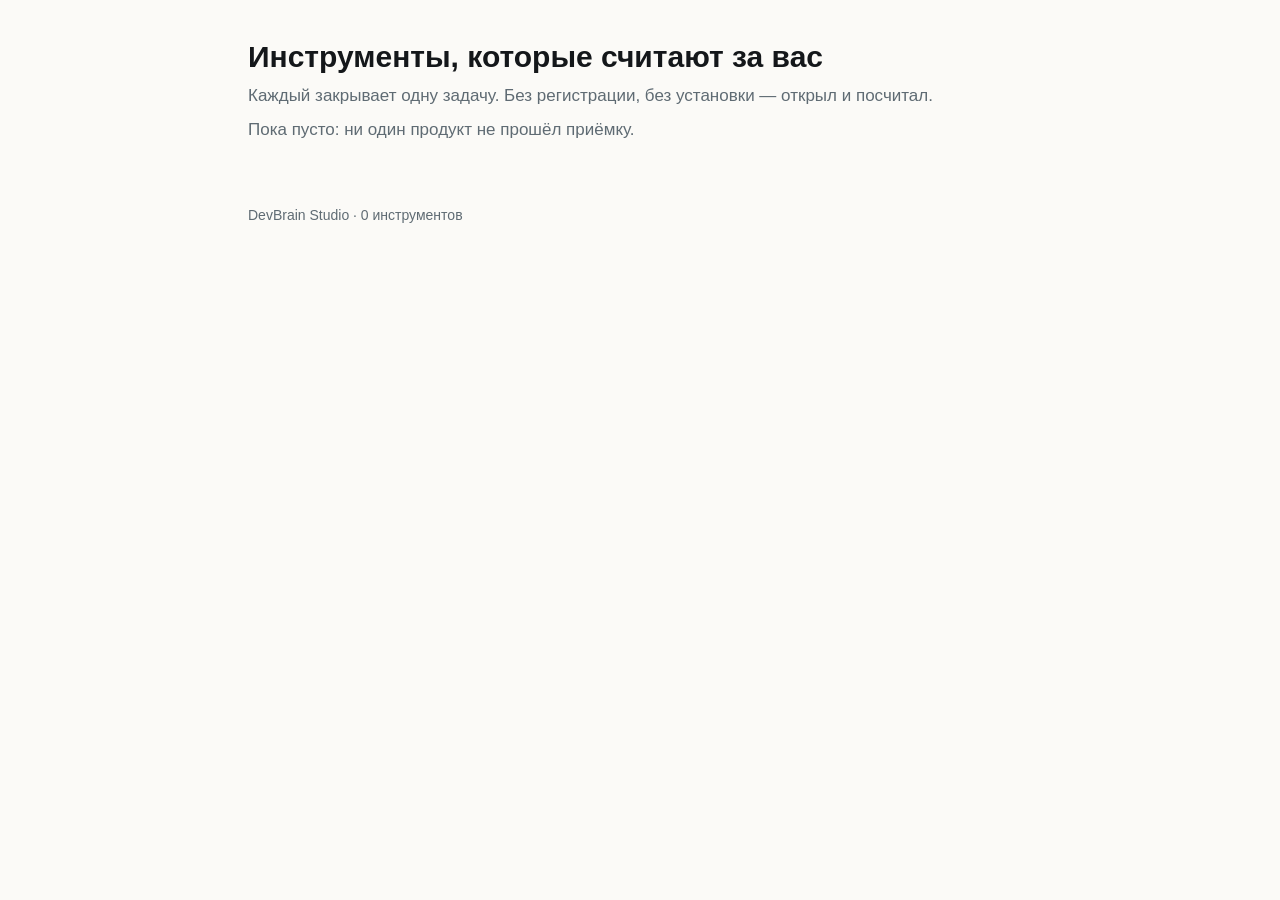
<file: index.html>
<!doctype html>
<html lang="ru">
<head>
<meta charset="utf-8">
<meta name="viewport" content="width=device-width, initial-scale=1">
<title>DevBrain Studio — мелкие инструменты, которые считают за вас</title>
<meta name="description" content="Небольшие бесплатные инструменты: калькуляторы, конвертеры, счётчики и проверялки. Один инструмент — одна задача, без регистрации.">
<link rel="canonical" href="https://devbrain.studio/">
<meta property="og:title" content="DevBrain Studio">
<meta property="og:description" content="Мелкие инструменты, которые считают за вас.">
<link rel="icon" href="/favicon.svg" type="image/svg+xml">
<link rel="stylesheet" href="/site.css">
</head>
<body>
<main class="wrap">
  <h1>Инструменты, которые считают за вас</h1>
  <p class="lead">Каждый закрывает одну задачу. Без регистрации, без установки — открыл и посчитал.</p>

  <p class="lead">Пока пусто: ни один продукт не прошёл приёмку.</p>
</main>
<footer class="wrap foot">
  <p>DevBrain Studio · 0 инструментов</p>
</footer>
</body>
</html>
</file>
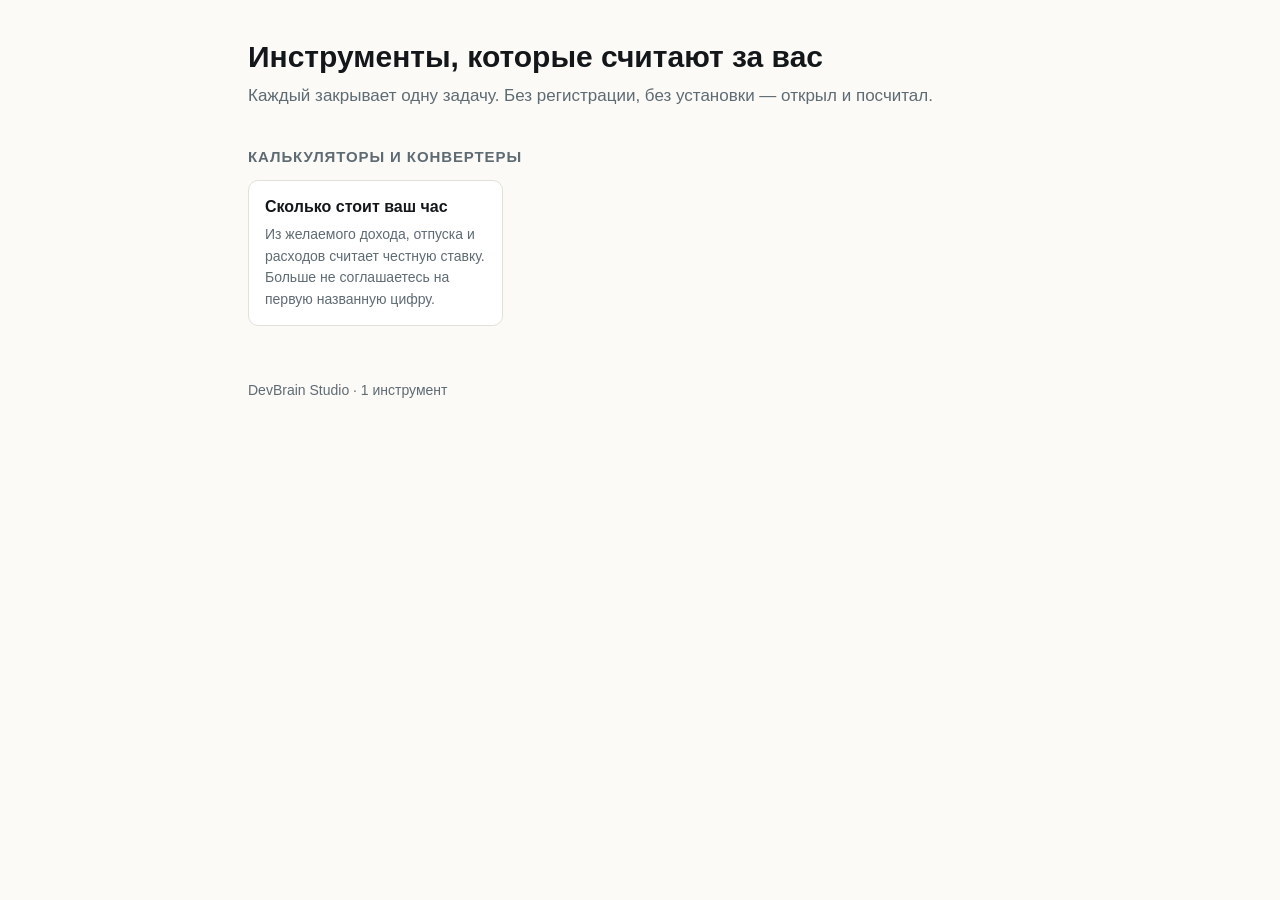
<file: public/index.html>
<!doctype html>
<html lang="ru">
<head>
<meta charset="utf-8">
<meta name="viewport" content="width=device-width, initial-scale=1">
<title>DevBrain Studio — мелкие инструменты, которые считают за вас</title>
<meta name="description" content="Небольшие бесплатные инструменты: калькуляторы, конвертеры, счётчики и проверялки. Один инструмент — одна задача, без регистрации.">
<link rel="canonical" href="https://devbrain.studio/">
<meta property="og:title" content="DevBrain Studio">
<meta property="og:description" content="Мелкие инструменты, которые считают за вас.">
<link rel="icon" href="/favicon.svg" type="image/svg+xml">
<link rel="stylesheet" href="/site.css">
</head>
<body>
<main class="wrap">
  <h1>Инструменты, которые считают за вас</h1>
  <p class="lead">Каждый закрывает одну задачу. Без регистрации, без установки — открыл и посчитал.</p>

    <h2>Калькуляторы и конвертеры</h2>
    <ul class="grid">
      <li>
        <a href="https://costyouhaus.devbrain.studio/">
          <b>Сколько стоит ваш час</b>
          <span>Из желаемого дохода, отпуска и расходов считает честную ставку. Больше не соглашаетесь на первую названную цифру.</span>
        </a>
      </li>
    </ul>
</main>
<footer class="wrap foot">
  <p>DevBrain Studio · 1 инструмент</p>
</footer>
</body>
</html>
</file>
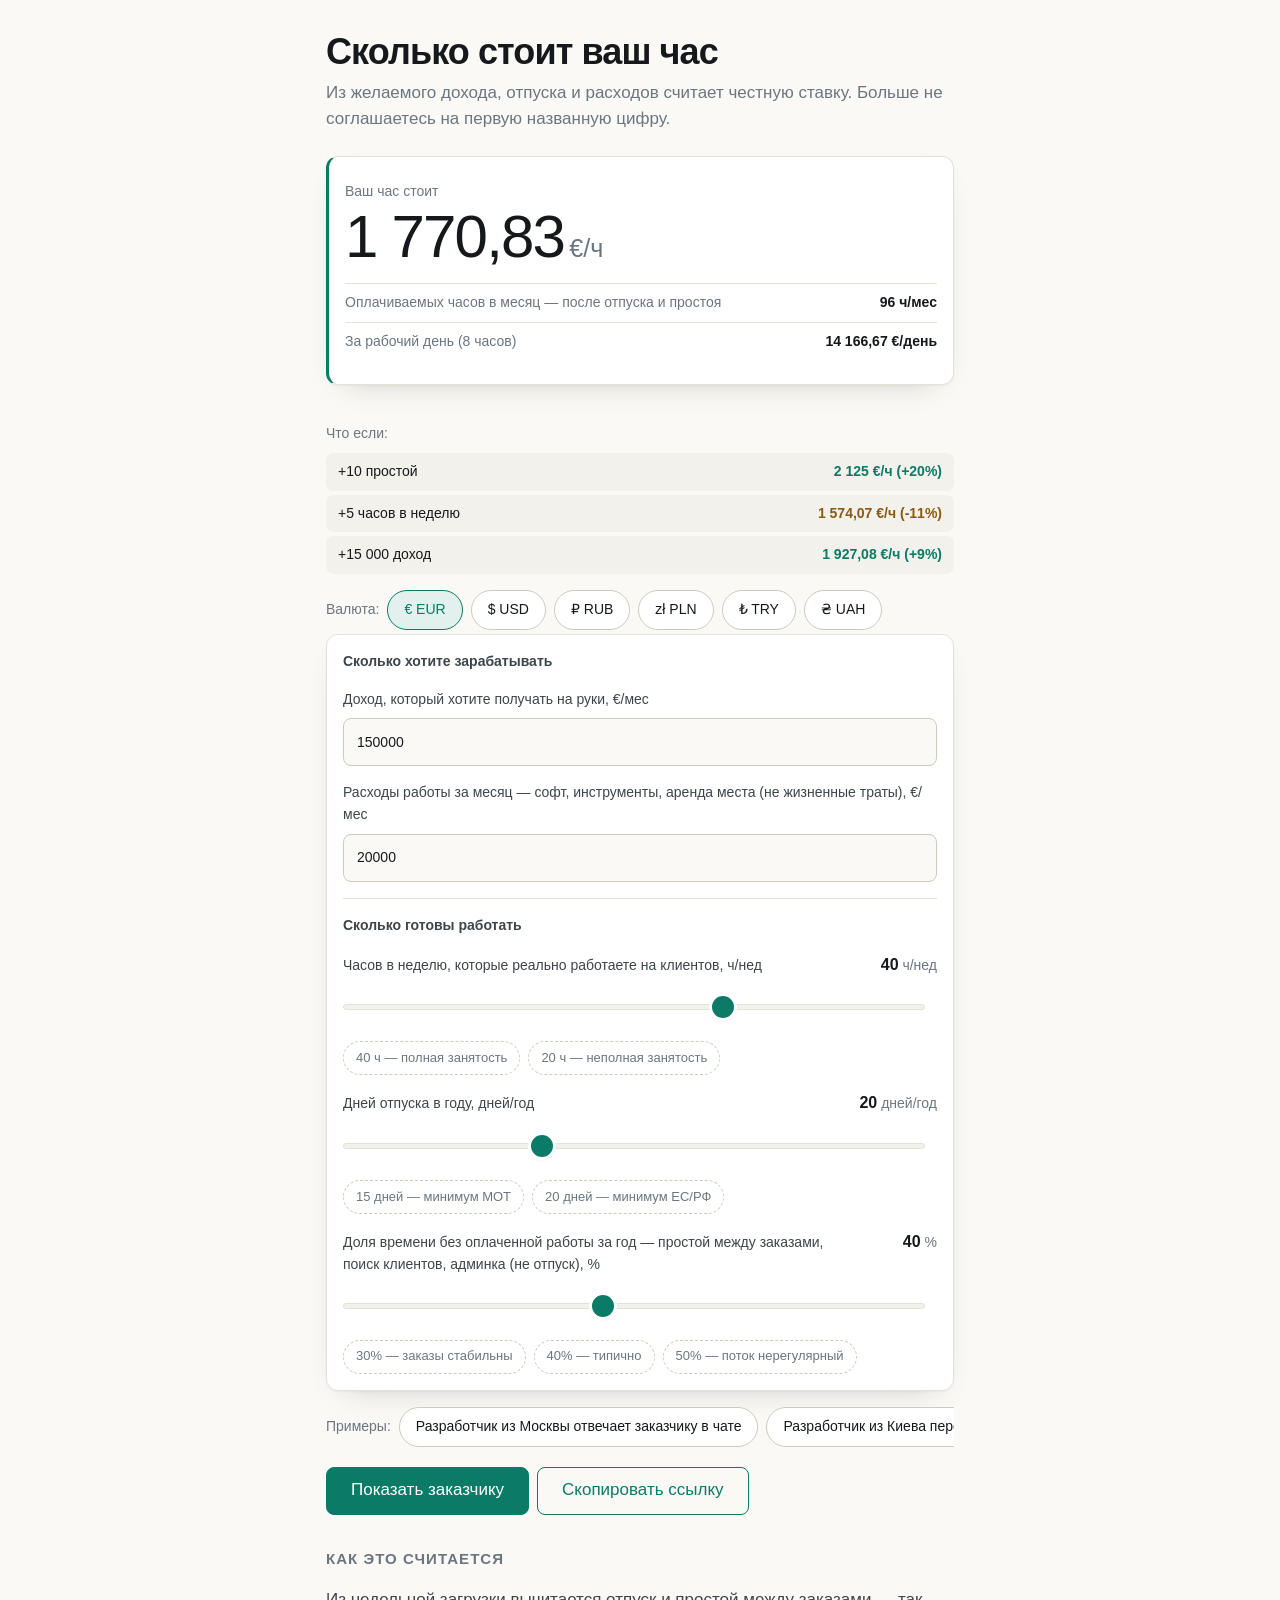
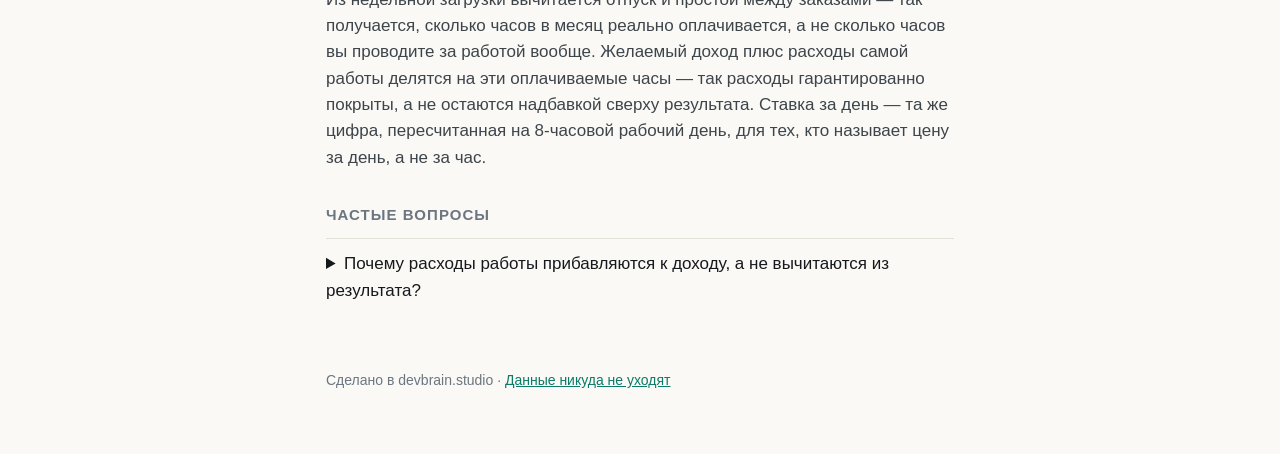
<file: public/costyouhaus/index.html>
<!doctype html>
<html lang="ru">
<head>
<meta charset="utf-8">
<meta name="viewport" content="width=device-width, initial-scale=1">
<title>Сколько стоит ваш час — калькулятор ставки фрилансера</title>
<meta name="description" content="Посчитайте честную часовую ставку из дохода, расходов, отпуска и простоя между заказами. Без регистрации — расчёт целиком в браузере.">
<link rel="canonical" href="https://costyouhaus.devbrain.studio/">
<meta property="og:type" content="website">
<meta property="og:title" content="Сколько стоит ваш час — калькулятор ставки фрилансера">
<meta property="og:description" content="Посчитайте честную часовую ставку из дохода, расходов, отпуска и простоя между заказами. Без регистрации — расчёт целиком в браузере.">
<meta name="twitter:card" content="summary">
<link rel="icon" href="./favicon.svg" type="image/svg+xml">
<link rel="stylesheet" href="./styles.css">
</head>
<body>

<main class="wrap">
  <h1>Сколько стоит ваш час</h1>
  <p class="lead">Из желаемого дохода, отпуска и расходов считает честную ставку. Больше не соглашаетесь на первую названную цифру.</p>

  <output id="out" class="result" aria-live="polite"></output>

  <!-- Чувствительность: что станет с цифрой, если дёрнуть один вход.
       Человек приходит не за «сколько», а за «что мне поменять». -->
  <div id="whatif" class="whatif" hidden></div>

  <!-- Валюта — единица отображения: подписи меняются, арифметика нет. -->
  <div id="currency" class="examples" hidden></div>

  <!-- Поля собираются из product.json:inputs. Разметку генерирует app.js,
       чтобы поле и его id никогда не расходились с манифестом и кейсами. -->
  <form id="form" class="card" autocomplete="off"></form>

  <!-- Примеры собираются из product.json:cases — тех же случаев, по которым
       продукт проверяется. Кейс перестаёт быть только тестом: человек видит,
       что подставить, и не бросает форму на первом поле. -->
  <div id="examples" class="examples" hidden></div>

  <div class="actions">
    <button type="button" id="card" hidden>Показать заказчику</button>
    <button type="button" id="share" class="ghost" hidden>Скопировать ссылку</button>
  </div>

  <!-- Текст под калькулятором — то, что индексируется. Без него страница
       для поиска пустая: у калькулятора нет собственного контента. -->
  <section class="prose">
    <h2>Как это считается</h2>
    <p>Из недельной загрузки вычитается отпуск и простой между заказами — так
       получается, сколько часов в месяц реально оплачивается, а не сколько
       часов вы проводите за работой вообще. Желаемый доход плюс расходы самой
       работы делятся на эти оплачиваемые часы — так расходы гарантированно
       покрыты, а не остаются надбавкой сверху результата. Ставка за день —
       та же цифра, пересчитанная на 8-часовой рабочий день, для тех, кто
       называет цену за день, а не за час.</p>

    <h2>Частые вопросы</h2>
    <details>
      <summary>Почему расходы работы прибавляются к доходу, а не вычитаются из результата?</summary>
      <p>Потому что желаемый доход должен покрыть эти расходы. Если бы расходы
         вычитались из готовой ставки, часть их осталась бы неоплаченной —
         прибавление к доходу перед делением на часы гарантирует, что и доход,
         и расходы работы войдут в итоговую цифру.</p>
    </details>
  </section>
</main>

<footer class="wrap foot">
  <p>Сделано в devbrain.studio · <a href="./privacy.html">Данные никуда не уходят</a></p>
</footer>

<script type="module" src="./app.js"></script>
</body>
</html>
</file>
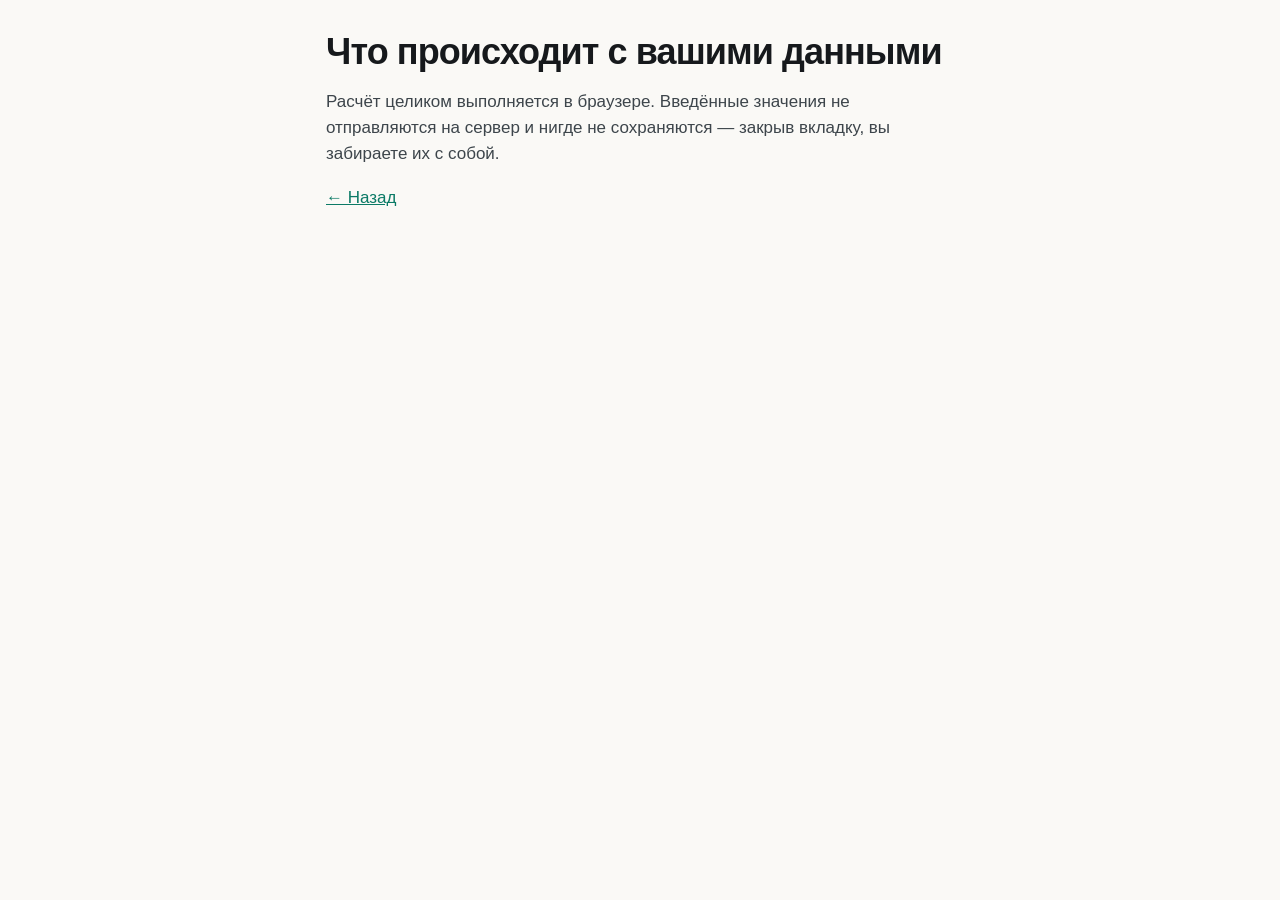
<file: public/costyouhaus/privacy.html>
<!doctype html>
<html lang="ru">
<head>
<meta charset="utf-8">
<meta name="viewport" content="width=device-width, initial-scale=1">
<title>Данные — Сколько стоит ваш час</title>
<meta name="robots" content="noindex">
<link rel="stylesheet" href="./styles.css">
</head>
<body>
<main class="wrap prose">
  <h1>Что происходит с вашими данными</h1>
  <p>Расчёт целиком выполняется в браузере. Введённые значения не отправляются
     на сервер и нигде не сохраняются — закрыв вкладку, вы забираете их с собой.</p>
  <p><a href="./">← Назад</a></p>
</main>
</body>
</html>
</file>
<file: site.css>
/* Витрина. Тот же язык, что у продуктов, но список вместо калькулятора. */
:root {
  --bg: #fbfaf7; --surface: #fff; --ink: #14171a; --muted: #5f6b73;
  --line: #e3e0d8; --accent: #0b7a66;
}
@media (prefers-color-scheme: dark) {
  :root { --bg: #101413; --surface: #181d1c; --ink: #eef2f0; --muted: #97a5a1;
          --line: #262d2b; --accent: #3fd6b4; }
}
* { box-sizing: border-box; }
body { margin: 0; background: var(--bg); color: var(--ink);
       font: 17px/1.55 -apple-system, BlinkMacSystemFont, "Segoe UI", Roboto, sans-serif; }
.wrap { max-width: 820px; margin: 0 auto; padding: 32px 18px 8px; }
h1 { font-size: 30px; line-height: 1.15; margin: 8px 0 8px; }
h2 { font-size: 15px; text-transform: uppercase; letter-spacing: .06em;
     color: var(--muted); margin: 36px 0 12px; font-weight: 600; }
.lead { color: var(--muted); margin: 0 0 8px; }
.grid { list-style: none; padding: 0; margin: 0; display: grid; gap: 10px;
        grid-template-columns: repeat(auto-fill, minmax(240px, 1fr)); }
.grid a { display: grid; gap: 4px; padding: 14px 16px; text-decoration: none;
          color: inherit; background: var(--surface); border: 1px solid var(--line);
          border-radius: 10px; }
.grid a:hover { border-color: var(--accent); }
.grid b { font-size: 16px; }
.grid span { color: var(--muted); font-size: 14px; }
.foot { color: var(--muted); font-size: 14px; padding-bottom: 40px; }
</file>
<file: public/costyouhaus/styles.css>
/* ── Дизайн-система студии ────────────────────────────────────────────────────
 *
 * Один файл на все продукты. Каждый продукт рождается с этим видом и не тратит
 * ни одного шага заказа на оформление — поштучный дизайн на потоке в сотни
 * продуктов разъезжается уже к третьему.
 *
 * Продуктовые решения («что здесь герой», «эти поля вместе», «здесь ползунок»)
 * приходят из product.json и разыгрываются этими же классами. CSS под продукт
 * не пишется — если возникло желание, значит решение не выражено в манифесте.
 */

:root {
  /* Цвет. Акцент один: он метит результат и то, что можно трогать. */
  --bg: #faf9f6;
  --surface: #ffffff;
  --surface-2: #f2f1ec;
  --ink: #16191c;
  --ink-2: #3d454b;
  --muted: #6b7680;
  --line: #e4e1d9;
  --line-strong: #cfcabd;
  --accent: #0b7a66;
  --accent-ink: #ffffff;
  --accent-soft: #e2f1ed;
  --warn: #8a5a12;

  /* Ритм: одна восьмипиксельная сетка, чтобы отступы не спорили. */
  --s1: 4px;  --s2: 8px;  --s3: 12px; --s4: 16px;
  --s5: 24px; --s6: 32px; --s7: 48px; --s8: 64px;

  /* Типографика: шкала, а не произвольные размеры. */
  --t-hero: clamp(40px, 12vw, 60px);
  --t-h1: clamp(28px, 6.5vw, 36px);
  --t-h2: 15px;
  --t-body: 17px;
  --t-small: 14px;

  --radius: 12px;
  --radius-s: 8px;
  --shadow: 0 1px 2px rgba(22, 25, 28, .04), 0 12px 32px -20px rgba(22, 25, 28, .28);
  --ring: 0 0 0 3px var(--accent-soft);
}

@media (prefers-color-scheme: dark) {
  :root {
    --bg: #0e1211;
    --surface: #171c1b;
    --surface-2: #1e2523;
    --ink: #edf2f0;
    --ink-2: #c2cecb;
    --muted: #8b9995;
    --line: #242c2a;
    --line-strong: #37423f;
    --accent: #3fd6b4;
    --accent-ink: #04211b;
    --accent-soft: #12312a;
    --warn: #e0b45f;
    --shadow: 0 1px 2px rgba(0, 0, 0, .5), 0 12px 32px -20px rgba(0, 0, 0, .9);
  }
}

* { box-sizing: border-box; }
html { -webkit-text-size-adjust: 100%; }

body {
  margin: 0;
  background: var(--bg);
  color: var(--ink);
  font: var(--t-body)/1.55 -apple-system, BlinkMacSystemFont, "Segoe UI", Roboto, sans-serif;
  font-feature-settings: "ss01", "cv01";
}

.wrap { max-width: 660px; margin: 0 auto; padding: var(--s6) var(--s4) var(--s2); }

h1 {
  font-size: var(--t-h1);
  line-height: 1.1;
  letter-spacing: -0.025em;
  margin: 0 0 var(--s2);
}
h2 {
  font-size: var(--t-h2);
  text-transform: uppercase;
  letter-spacing: .07em;
  font-weight: 600;
  color: var(--muted);
  margin: var(--s6) 0 var(--s3);
}
.lead { color: var(--muted); margin: 0 0 var(--s5); font-size: var(--t-body); }

/* ── Ввод ─────────────────────────────────────────────────────────────────── */

.card {
  background: var(--surface);
  border: 1px solid var(--line);
  border-radius: var(--radius);
  padding: var(--s4);
  display: grid;
  gap: var(--s4);
  box-shadow: var(--shadow);
}

/* Группа полей: продукт объявляет группы в манифесте, вид даёт их даром. */
.group { display: grid; gap: var(--s4); }
.group + .group { padding-top: var(--s4); border-top: 1px solid var(--line); }
.group-title {
  font-size: var(--t-small);
  font-weight: 600;
  color: var(--ink-2);
  margin: 0;
}

label { display: grid; gap: var(--s2); font-size: var(--t-small); color: var(--ink-2); }
.label-row { display: flex; align-items: baseline; justify-content: space-between; gap: var(--s3); }
.label-text { flex: 1; }

input[type="number"], input[type="text"], select {
  font: inherit;
  color: var(--ink);
  background: var(--bg);
  border: 1px solid var(--line-strong);
  border-radius: var(--radius-s);
  padding: 12px 13px;
  min-height: 48px;
  width: 100%;
}
input:focus-visible, select:focus-visible, button:focus-visible {
  outline: 2px solid var(--accent);
  outline-offset: 1px;
  box-shadow: var(--ring);
}

/* Число рядом с ползунком: узкое поле, значение крупно и моноширинно, чтобы
   не дёргалось при перетаскивании. */
.slider-row { display: grid; grid-template-columns: 1fr auto; gap: var(--s3); align-items: center; }
.slider-value {
  min-width: 4.5em;
  text-align: right;
  font-variant-numeric: tabular-nums;
  font-weight: 600;
  color: var(--ink);
  font-size: 16px;
}
.slider-value .unit { color: var(--muted); font-weight: 400; font-size: var(--t-small); }

input[type="range"] {
  -webkit-appearance: none;
  appearance: none;
  width: 100%;
  height: 44px;              /* палец, а не пиксельная линия */
  background: transparent;
  margin: 0;
}
input[type="range"]::-webkit-slider-runnable-track {
  height: 6px; border-radius: 999px; background: var(--surface-2);
  border: 1px solid var(--line);
}
input[type="range"]::-moz-range-track {
  height: 6px; border-radius: 999px; background: var(--surface-2);
  border: 1px solid var(--line);
}
input[type="range"]::-webkit-slider-thumb {
  -webkit-appearance: none; appearance: none;
  width: 28px; height: 28px; margin-top: -12px;
  border-radius: 50%; background: var(--accent);
  border: 3px solid var(--surface); box-shadow: var(--shadow);
  cursor: grab;
}
input[type="range"]::-moz-range-thumb {
  width: 28px; height: 28px; border-radius: 50%; background: var(--accent);
  border: 3px solid var(--surface); box-shadow: var(--shadow); cursor: grab;
}
input[type="range"]:active::-webkit-slider-thumb { cursor: grabbing; }

/* ── Результат ────────────────────────────────────────────────────────────── */

/* Результат стоит НАД формой и липнет к верху на узком экране: человек,
   тянущий ползунок, обязан видеть цифру, которую меняет. Проверено вживую —
   при форме сверху результат уходит под сгиб, и ползунки теряют смысл. */
.result {
  display: block;
  margin: var(--s4) 0 var(--s5);
  padding: var(--s5) var(--s4);
  background: var(--surface);
  border: 1px solid var(--line);
  border-left: 3px solid var(--accent);
  border-radius: var(--radius);
  box-shadow: var(--shadow);
  font-size: var(--t-small);
  color: var(--muted);
}
.result .hero-label { display: block; color: var(--muted); font-size: var(--t-small); }
.result .big {
  display: block;
  font-size: var(--t-hero);
  line-height: 1;
  letter-spacing: -0.03em;
  color: var(--ink);
  font-variant-numeric: tabular-nums;
  margin: var(--s1) 0 0;
}
.result .big .unit { font-size: 0.42em; color: var(--muted); letter-spacing: 0; margin-left: .2em; }
.result .row {
  display: flex; justify-content: space-between; gap: var(--s3);
  padding: var(--s2) 0; border-top: 1px solid var(--line);
  font-variant-numeric: tabular-nums;
}
.result .row:first-of-type { margin-top: var(--s4); }

@media (max-width: 700px) {
  .result {
    position: sticky;
    top: var(--s2);
    z-index: 2;
    /* Непрозрачный фон обязателен: под липким блоком проезжают поля. */
    background: var(--surface);
  }
}
.result .row b { color: var(--ink); font-weight: 600; }
.result.muted { border-left-color: var(--line-strong); }
.result.muted .big { display: none; }

/* ── «Что если»: чувствительность к каждому входу ──────────────────────────── */

.whatif { margin: var(--s4) 0 0; display: grid; gap: var(--s1); }
.whatif-title { font-size: var(--t-small); color: var(--muted); margin-bottom: var(--s1); }
.whatif-row {
  display: flex; justify-content: space-between; align-items: baseline; gap: var(--s3);
  padding: var(--s2) var(--s3);
  border-radius: var(--radius-s);
  background: var(--surface-2);
  font-size: var(--t-small);
  font-variant-numeric: tabular-nums;
}
.whatif-row .delta { font-weight: 600; }
.delta.up { color: var(--accent); }
.delta.down { color: var(--warn); }

/* ── Действия ─────────────────────────────────────────────────────────────── */

.examples { display: flex; gap: var(--s2); align-items: center; margin: var(--s4) 0 0;
  overflow-x: auto; padding-bottom: var(--s1); -webkit-overflow-scrolling: touch; }
.examples-label { color: var(--muted); font-size: var(--t-small); white-space: nowrap; }
.chip {
  flex: none; min-height: 40px; padding: 0 var(--s4);
  font-size: var(--t-small); border-radius: 999px;
  border: 1px solid var(--line-strong); background: var(--surface); color: var(--ink);
  white-space: nowrap; cursor: pointer;
}
.chip:hover { border-color: var(--accent); color: var(--accent); }
.chip.on { background: var(--accent-soft); border-color: var(--accent); color: var(--accent); }

/* Пресеты под полем: человек, не знающий своего числа наизусть, закрывает
   вкладку именно на таком поле. Готовое значение одним нажатием — самый
   дешёвый способ его удержать. */
.presets { display: flex; flex-wrap: wrap; gap: var(--s2); margin-top: var(--s1); }
.preset {
  min-height: 34px; padding: 0 var(--s3);
  font-size: 13px; border-radius: 999px;
  border: 1px dashed var(--line-strong); background: transparent;
  color: var(--muted); cursor: pointer;
}
.preset:hover { border-style: solid; border-color: var(--accent); color: var(--accent); }
.preset.on { border-style: solid; background: var(--accent-soft); border-color: var(--accent); color: var(--accent); }

.actions { display: flex; flex-wrap: wrap; gap: var(--s2); margin: var(--s4) 0 var(--s2); }
button {
  font: inherit; min-height: 48px; padding: 0 var(--s5);
  border-radius: var(--radius-s); border: 1px solid var(--accent);
  background: var(--accent); color: var(--accent-ink); cursor: pointer;
}
button.ghost { background: transparent; color: var(--accent); }
button:hover { filter: brightness(1.05); }

/* ── Текст под калькулятором ──────────────────────────────────────────────── */

.prose { color: var(--ink); }
.prose p { color: var(--ink-2); }
details { border-top: 1px solid var(--line); padding: var(--s3) 0; }
summary { cursor: pointer; color: var(--ink); }
details p { margin: var(--s2) 0 0; }
.foot { color: var(--muted); font-size: var(--t-small); padding-bottom: var(--s7); }
a { color: var(--accent); }

/* Движение — только там, где помогает заметить изменение. */
.result .big, .whatif-row { transition: color .15s ease, background-color .15s ease; }
@media (prefers-reduced-motion: reduce) {
  * { animation: none !important; transition: none !important; scroll-behavior: auto !important; }
}
</file>
